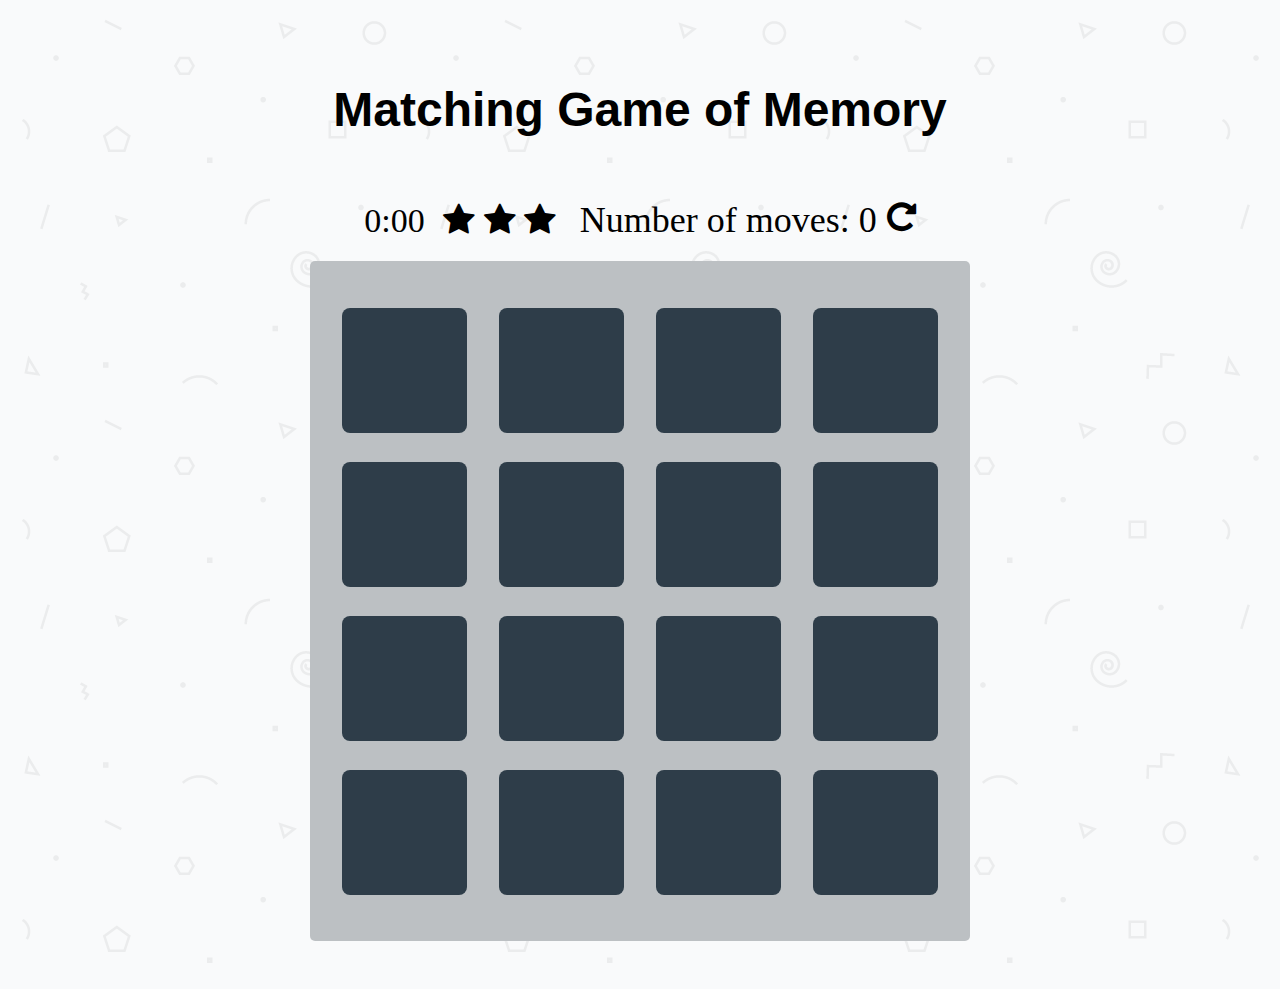
<file: index.html>
<!doctype html>
<html lang="en">
<head>
    <meta charset="utf-8">
    <title>Matching Game</title>
    <meta name="description" content="">
    <link rel="stylesheet prefetch" href="https://maxcdn.bootstrapcdn.com/font-awesome/4.6.1/css/font-awesome.min.css">
    <link rel="stylesheet prefetch" href="https://fonts.googleapis.com/css?family=Coda">
    <link href="https://stackpath.bootstrapcdn.com/bootstrap/4.1.2/css/bootstrap.min.css" rel="stylesheet" integrity="sha384-Smlep5jCw/wG7hdkwQ/Z5nLIefveQRIY9nfy6xoR1uRYBtpZgI6339F5dgvm/e9B" crossorigin="anonymous">
    <link rel="stylesheet" href="css/app.css">
</head>
<body>

    <div class="container">
        <header>
            <h1>Matching Game of Memory</h1>
        </header>

        <section class="score-panel">
            <span class="clock">0:00</span>
        	<ul class="stars">
        		<li><i class="fa fa-star"></i></li>
        		<li><i class="fa fa-star"></i></li>
        		<li><i class="fa fa-star"></i></li>
        	</ul>

        	<span class="moves-label">Number of moves: </span><span class="moves">0</span>

            <div class="reset-icon">
        		<i class="fa fa-repeat"></i>
        	</div>
        </section>

        <ul class="deck">
            <li class="card">
                <i class="fa fa-diamond"></i>
            </li>
            <li class="card">
                <i class="fa fa-paper-plane-o"></i>
            </li>
            <li class="card">
                <i class="fa fa-anchor"></i>
            </li>
            <li class="card">
                <i class="fa fa-bolt"></i>
            </li>
            <li class="card">
                <i class="fa fa-cube"></i>
            </li>
            <li class="card">
                <i class="fa fa-anchor"></i>
            </li>
            <li class="card">
                <i class="fa fa-leaf"></i>
            </li>
            <li class="card">
                <i class="fa fa-bicycle"></i>
            </li>
            <li class="card">
                <i class="fa fa-diamond"></i>
            </li>
            <li class="card">
                <i class="fa fa-bomb"></i>
            </li>
            <li class="card">
                <i class="fa fa-leaf"></i>
            </li>
            <li class="card">
                <i class="fa fa-bomb"></i>
            </li>
            <li class="card">
                <i class="fa fa-bolt"></i>
            </li>
            <li class="card">
                <i class="fa fa-bicycle"></i>
            </li>
            <li class="card">
                <i class="fa fa-paper-plane-o"></i>
            </li>
            <li class="card">
                <i class="fa fa-cube"></i>
            </li>
        </ul>

        <!-- <section class="matched-box">
            <h2>Matched</h2>
            <ul class="cleared">
            </ul>

        </section> -->

        <div class="modal-background hide">
            <div class="modal-content">
                <div class="modal-heading">
                    <h1 class="modal-title">Great Job!</h1>
                    <!-- <span class="modal-close">x</span> -->
                </div>
                <div class="modal-stats">
                    <span class="modal-time">Time: </span>
                    <span class="modal-stars">Stars: </span>
                    <span class="modal-moves">Number of moves: </span>
                </div>
                <div class="modal-buttons">
                    <button class="modal-button modal-cancel">Cancel</button>
                    <button class="modal-button modal-replay">Replay</button>
                </div>
            </div>
        </div>
    </div>
        <script src="https://code.jquery.com/jquery-3.3.1.slim.min.js" integrity="sha384-q8i/X+965DzO0rT7abK41JStQIAqVgRVzpbzo5smXKp4YfRvH+8abtTE1Pi6jizo" crossorigin="anonymous"></script>
    <script src="js/app.js"></script>
    <script src="https://stackpath.bootstrapcdn.com/bootstrap/4.1.2/js/bootstrap.bundle.min.js"></script>
</body>
</html>
</file>
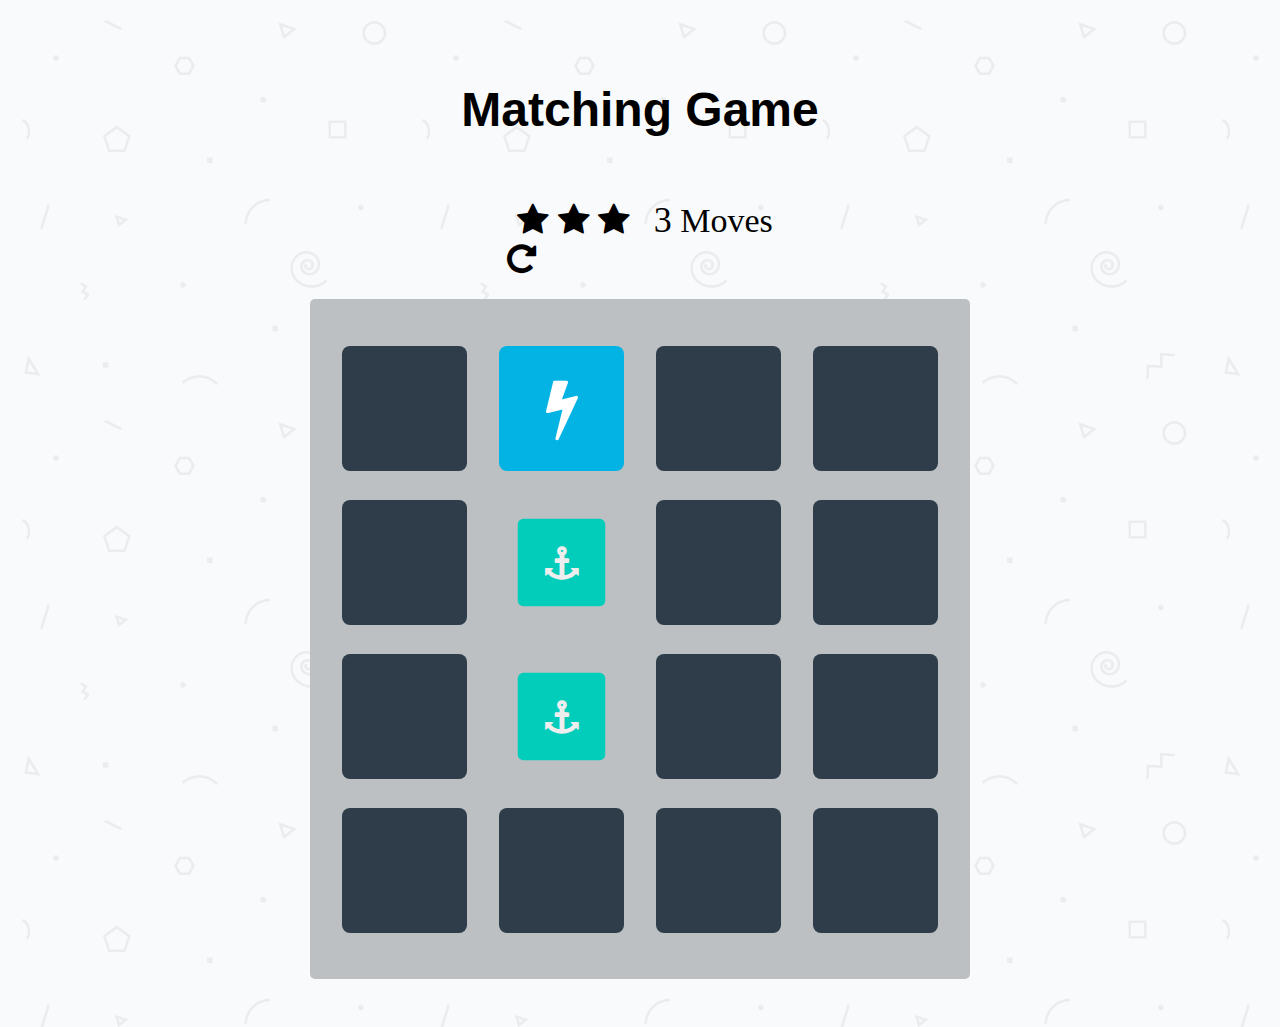
<file: bootstrap-start.html>
<!doctype html>
<html lang="en">
<head>
    <meta charset="utf-8">
    <title>Matching Game</title>
    <meta name="viewport" content="width=device-width, initial-scale=1, shrink-to-fit=no">
    <link rel="stylesheet prefetch" href="https://maxcdn.bootstrapcdn.com/font-awesome/4.6.1/css/font-awesome.min.css">
       <!-- Bootstrap CSS -->
    <link rel="stylesheet" href="https://stackpath.bootstrapcdn.com/bootstrap/4.1.1/css/bootstrap.min.css" integrity="sha384-WskhaSGFgHYWDcbwN70/dfYBj47jz9qbsMId/iRN3ewGhXQFZCSftd1LZCfmhktB" crossorigin="anonymous">
    <link rel="stylesheet prefetch" href="https://fonts.googleapis.com/css?family=Coda">
    <link rel="stylesheet" href="css/app.css">
</head>

  <body>
    <div class="container">
        <header>
            <h1>Matching Game</h1>
        </header>

        <section class="score-panel">
            <ul class="stars">
                <li><i class="fa fa-star"></i></li>
                <li><i class="fa fa-star"></i></li>
                <li><i class="fa fa-star"></i></li>
            </ul>

            <span class="moves">3</span> Moves

            <div class="restart">
                <i class="fa fa-repeat"></i>
            </div>
        </section>

        <div class="row">
            <div class="col">
                <ul class="deck">
                    <li class="card">
                        <i class="fa fa-diamond"></i>
                    </li>
                    <li class="card">
                        <i class="fa fa-paper-plane-o"></i>
                    </li>
                    <li class="card match">
                        <i class="fa fa-anchor"></i>
                    </li>
                    <li class="card">
                        <i class="fa fa-bolt"></i>
                    </li>
                    <li class="card">
                        <i class="fa fa-cube"></i>
                    </li>
                    <li class="card match">
                        <i class="fa fa-anchor"></i>
                    </li>
                    <li class="card">
                        <i class="fa fa-leaf"></i>
                    </li>
                    <li class="card">
                        <i class="fa fa-bicycle"></i>
                    </li>
                    <li class="card">
                        <i class="fa fa-diamond"></i>
                    </li>
                    <li class="card">
                        <i class="fa fa-bomb"></i>
                    </li>
                    <li class="card">
                        <i class="fa fa-leaf"></i>
                    </li>
                    <li class="card">
                        <i class="fa fa-bomb"></i>
                    </li>
                    <li class="card open show">
                        <i class="fa fa-bolt"></i>
                    </li>
                    <li class="card">
                        <i class="fa fa-bicycle"></i>
                    </li>
                    <li class="card">
                        <i class="fa fa-paper-plane-o"></i>
                    </li>
                    <li class="card">
                        <i class="fa fa-cube"></i>
                    </li>
                </ul>
            </div>
        </div>
    </div>

    <script src="js/app.js"></script>
    <!-- live reload sublime plugin -->
    <script>document.write('<script src="http://' + (location.host || '${1:localhost}').split(':')[0] + ':${2:35729}/livereload.js?snipver=1"></' + 'script>')</script>
    <!-- Optional JavaScript -->
    <!-- jQuery first, then Popper.js, then Bootstrap JS -->
    <script src="https://code.jquery.com/jquery-3.3.1.slim.min.js" integrity="sha384-q8i/X+965DzO0rT7abK41JStQIAqVgRVzpbzo5smXKp4YfRvH+8abtTE1Pi6jizo" crossorigin="anonymous"></script>
    <script src="https://cdnjs.cloudflare.com/ajax/libs/popper.js/1.14.3/umd/popper.min.js" integrity="sha384-ZMP7rVo3mIykV+2+9J3UJ46jBk0WLaUAdn689aCwoqbBJiSnjAK/l8WvCWPIPm49" crossorigin="anonymous"></script>
    <script src="https://stackpath.bootstrapcdn.com/bootstrap/4.1.1/js/bootstrap.min.js" integrity="sha384-smHYKdLADwkXOn1EmN1qk/HfnUcbVRZyYmZ4qpPea6sjB/pTJ0euyQp0Mk8ck+5T" crossorigin="anonymous"></script>
  </body>
</html>
</file>
<file: css/app.css>
html {
    box-sizing: border-box;
}

*,
*::before,
*::after {
    box-sizing: inherit;
}

html,
body {
    width: 100%;
    height: 100%;
    margin: 0;
    padding: 0;

}

body {
    background: #ffffff url('../img/geometry2.png'); /* Background pattern from Subtle Patterns */
    font-family: 'Lato';
}

.container {
    display: flex;
    justify-content: center;
    align-items: center;
    flex-direction: column;
    padding-top: 50px
}

h1 {
    font-family: 'Open Sans', sans-serif;
    font-size: 3em;
}

/*
 * Styles for the deck of cards
 */

.deck {
    width: 660px;
    min-height: 680px;
    background: #bcc0c3;
    padding: 32px;
    border-radius: 5px;
    display: flex;
    flex-wrap: wrap;
    justify-content: space-between;
    align-items: center;
    margin: 0 0 3em;
}

.deck .card {
    height: 125px;
    width: 125px;
    background: #2e3d49;
    font-size: 0;
    color: #ffffff;
    border-radius: 8px;
    cursor: pointer;
    display: flex;
    justify-content: center;
    align-items: center;
    /*box-shadow: 5px 2px 20px 0 rgba(46, 61, 73, 0.5);*/
}

/* Card Match Animations */

.cleared {
  animation: shake 0.82s cubic-bezier(.36,.07,.19,.97) both;
  transform: translate3d(0, 0, 0);
  backface-visibility: hidden;
  perspective: 1000px;
}

@keyframes shake {
  10%, 90% { transform: translate3d(-1px, 0, 0); }
  20%, 80% { transform: translate3d(2px, 0, 0); }
  30%, 50%, 70% { transform: translate3d(-4px, 0, 0); }
  40%, 60% { transform: translate3d(4px, 0, 0); }
}

.deck .card.open {
    transform: rotate(0deg);
    background: #02b3e4;
    cursor: default;
    animation: card-open .25s;
    animation-timing-function: ease-in-out;
}

@keyframes card-open {
    0% {transform: scale(.5);   }
    50% {transform: scale(1.2);  }
    100% {transform: scale(1.0);  }
}

.deck .card.show {
    font-size: 64px;
}

.deck .card.match {
    cursor: default;
    background: #02ccba;
    font-size: 48px;
    transform: rotate(0deg) scale(0.7, 0.7) ;
    animation-name: card-match;
    animation-duration: .5s;
    color: #eee;
}

@keyframes card-match {
    0% {transform: rotate(90deg); background-color: #3EEFFF; font-size: 16px;  }
    25% {transform: rotate(180deg); }
    50% {transform: rotate(360deg); background-color: #1C7BFF; font-size: 144px; }
    75% {transform: rotate(540deg); }
    100% {transform: rotate(720deg); background-color: #68A7FF; font-size: 32px; }
}

/* Effect for all cards upon winning game */
@keyframes all-spin {
    0% {transform: rotate(90deg);   }
    25% {transform: rotate(180deg); }
    50% {transform: rotate(360deg);  }
    75% {transform: rotate(540deg); }
    100% {transform: rotate(720deg);  }
}

.all-spin {
    animation-iteration-count: infinite;
    font-size: 33px;
    transform: rotate(0deg) ;
    animation-name: all-spin;
    animation-duration: .5s;
}

 /*Shake effect for non-matched opened cards */
 .element-animation-shake {
  animation: animationFrames-shake linear .4s;
  animation-iteration-count: 1;
  transform-origin: 50% 50%;
  -webkit-animation: animationFrames-shake linear .4s;
  -webkit-animation-iteration-count: 1;
  -webkit-transform-origin: 50% 50%;
  -moz-animation: animationFrames-shake linear .4s;
  -moz-animation-iteration-count: 1;
  -moz-transform-origin: 50% 50%;
  -o-animation: animationFrames-shake linear .4s;
  -o-animation-iteration-count: 1;
  -o-transform-origin: 50% 50%;
  -ms-animation: animationFrames-shake linear .4s;
  -ms-animation-iteration-count: 1;
  -ms-transform-origin: 50% 50%;
}

@keyframes animationFrames-shake{
  0% {
    transform:  translate(0px,0px)  ;
  }
  10% {
    transform:  translate(-10px,0px)  ;
  }
  20% {
    transform:  translate(10px,0px)  ;
  }
  30% {
    transform:  translate(-10px,0px)  ;
  }
  40% {
    transform:  translate(10px,0px)  ;
  }
  50% {
    transform:  translate(-10px,0px)  ;
  }
  60% {
    transform:  translate(10px,0px)  ;
  }
  70% {
    transform:  translate(-10px,0px)  ;
  }
  80% {
    transform:  translate(10px,0px)  ;
  }
  90% {
    transform:  translate(-10px,0px)  ;
  }
  100% {
    transform:  translate(0px,0px)  ;
  }
}

@-moz-keyframes animationFrames-shake{
  0% {
    -moz-transform:  translate(0px,0px)  ;
  }
  10% {
    -moz-transform:  translate(-10px,0px)  ;
  }
  20% {
    -moz-transform:  translate(10px,0px)  ;
  }
  30% {
    -moz-transform:  translate(-10px,0px)  ;
  }
  40% {
    -moz-transform:  translate(10px,0px)  ;
  }
  50% {
    -moz-transform:  translate(-10px,0px)  ;
  }
  60% {
    -moz-transform:  translate(10px,0px)  ;
  }
  70% {
    -moz-transform:  translate(-10px,0px)  ;
  }
  80% {
    -moz-transform:  translate(10px,0px)  ;
  }
  90% {
    -moz-transform:  translate(-10px,0px)  ;
  }
  100% {
    -moz-transform:  translate(0px,0px)  ;
  }
}

@-webkit-keyframes animationFrames-shake {
  0% {
    -webkit-transform:  translate(0px,0px)  ;
  }
  10% {
    -webkit-transform:  translate(-10px,0px)  ;
  }
  20% {
    -webkit-transform:  translate(10px,0px)  ;
  }
  30% {
    -webkit-transform:  translate(-10px,0px)  ;
  }
  40% {
    -webkit-transform:  translate(10px,0px)  ;
  }
  50% {
    -webkit-transform:  translate(-10px,0px)  ;
  }
  60% {
    -webkit-transform:  translate(10px,0px)  ;
  }
  70% {
    -webkit-transform:  translate(-10px,0px)  ;
  }
  80% {
    -webkit-transform:  translate(10px,0px)  ;
  }
  90% {
    -webkit-transform:  translate(-10px,0px)  ;
  }
  100% {
    -webkit-transform:  translate(0px,0px)  ;
  }
}

@-o-keyframes animationFrames-shake {
  0% {
    -o-transform:  translate(0px,0px)  ;
  }
  10% {
    -o-transform:  translate(-10px,0px)  ;
  }
  20% {
    -o-transform:  translate(10px,0px)  ;
  }
  30% {
    -o-transform:  translate(-10px,0px)  ;
  }
  40% {
    -o-transform:  translate(10px,0px)  ;
  }
  50% {
    -o-transform:  translate(-10px,0px)  ;
  }
  60% {
    -o-transform:  translate(10px,0px)  ;
  }
  70% {
    -o-transform:  translate(-10px,0px)  ;
  }
  80% {
    -o-transform:  translate(10px,0px)  ;
  }
  90% {
    -o-transform:  translate(-10px,0px)  ;
  }
  100% {
    -o-transform:  translate(0px,0px)  ;
  }
}

@-ms-keyframes animationFrames-shake {
  0% {
    -ms-transform:  translate(0px,0px)  ;
  }
  10% {
    -ms-transform:  translate(-10px,0px)  ;
  }
  20% {
    -ms-transform:  translate(10px,0px)  ;
  }
  30% {
    -ms-transform:  translate(-10px,0px)  ;
  }
  40% {
    -ms-transform:  translate(10px,0px)  ;
  }
  50% {
    -ms-transform:  translate(-10px,0px)  ;
  }
  60% {
    -ms-transform:  translate(10px,0px)  ;
  }
  70% {
    -ms-transform:  translate(-10px,0px)  ;
  }
  80% {
    -ms-transform:  translate(10px,0px)  ;
  }
  90% {
    -ms-transform:  translate(-10px,0px)  ;
  }
  100% {
    -ms-transform:  translate(0px,0px)  ;
  }
}

/*
 * Styles for the Score Panel
 */

.score-panel {
    text-align: left;
    width: 480;
    margin: 25px 0 15px 0;
    font-size: 34px;
    padding: 5px;

}

.score-panel .clock, {
    margin-right: 10px;
}

.score-panel .stars {
    margin: 0;
    padding: 0;
    display: inline-block;
    margin: 0 15px 0 10px;
}

.score-panel .stars li {
    list-style: none;
    display: inline-block;
}

.score-panel .moves, .score-panel .moves-label {
    font-size: 36px;
}
.score-panel .reset-icon {
    float: right;
    cursor: pointer;
    margin-left: 10px;
}


/*
 * Style for the Modal Window
 */

 .modal-background {
    position: absolute;
    top: 0;
    left: 0;
    height: 100%;
    width: 100%;
    background: rgba(0, 0, 0, 0.5);
 }

 .modal-content {
    position: relative;
    width: 400px;
    top: 50%;
    left: 50%;
     transform: translate(-50%, -70%);
    background: #ffffff;
 }

 .modal-heading {
    display: flex;
    justify-content: space-between;
    align-items: center;
    padding: 0 1.5rem;
    border-bottom: 1px solid #336699;
 }

 .modal-close {
    font-weight: bold;
    font-size: 2rem;
 }

 .modal-stats {
    display: flex;
    flex-direction: column;
    align-items: center;
    padding: 1rem;
    border-bottom: 1px solid #336699
 }

 .modal-buttons {
    display: flex;
    justify-content: space-around;
    padding: 1rem;
 }

 .modal-button {
    width: 60px;
    height: 30px;
 }

 .hide {
    display: none;
 }

 /* Box for successfully matched card pairs */
 .matched-box {
    width: 660px;
    background: #bcc0c3;
    padding: 32px;
    border-radius: 5px;
    display: flex;
    flex-wrap: wrap;
    justify-content: space-between;
    /*align-items: left;*/
    margin: 0 0 3em;
 }
</file>
